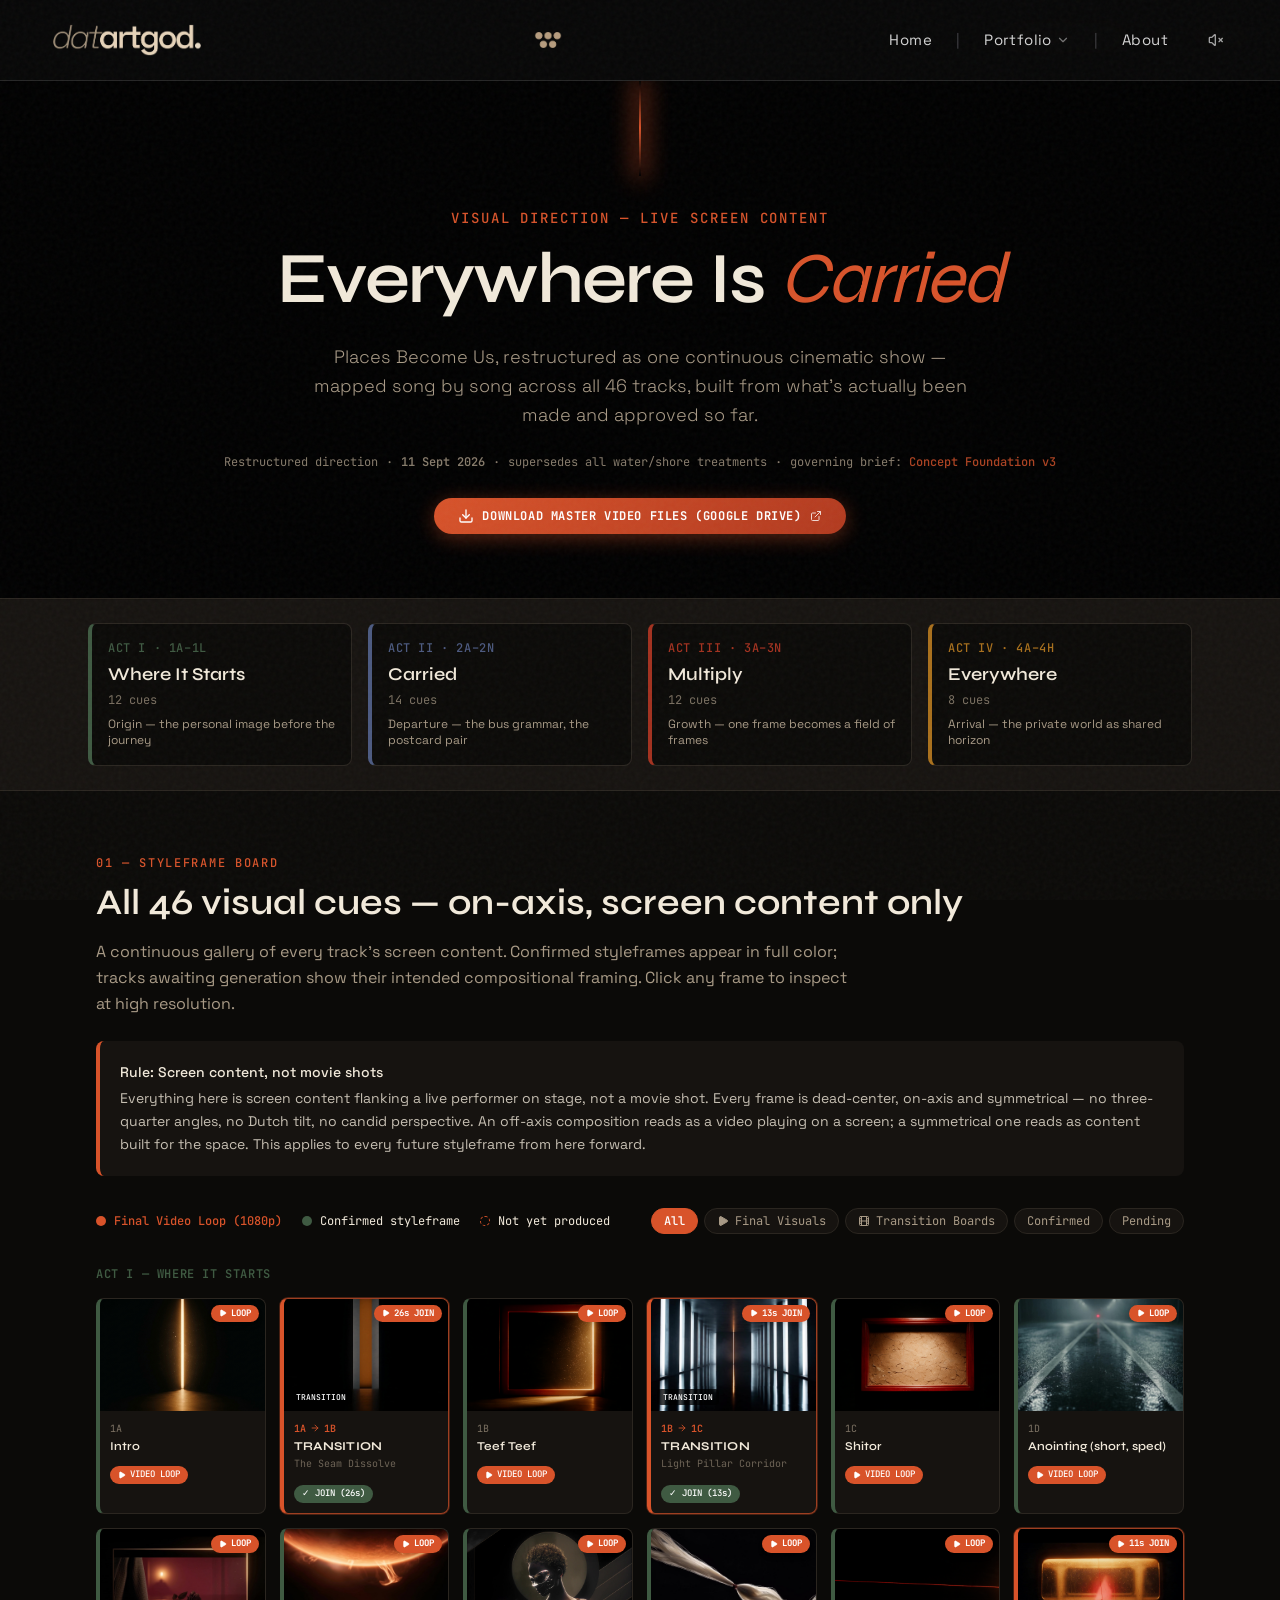
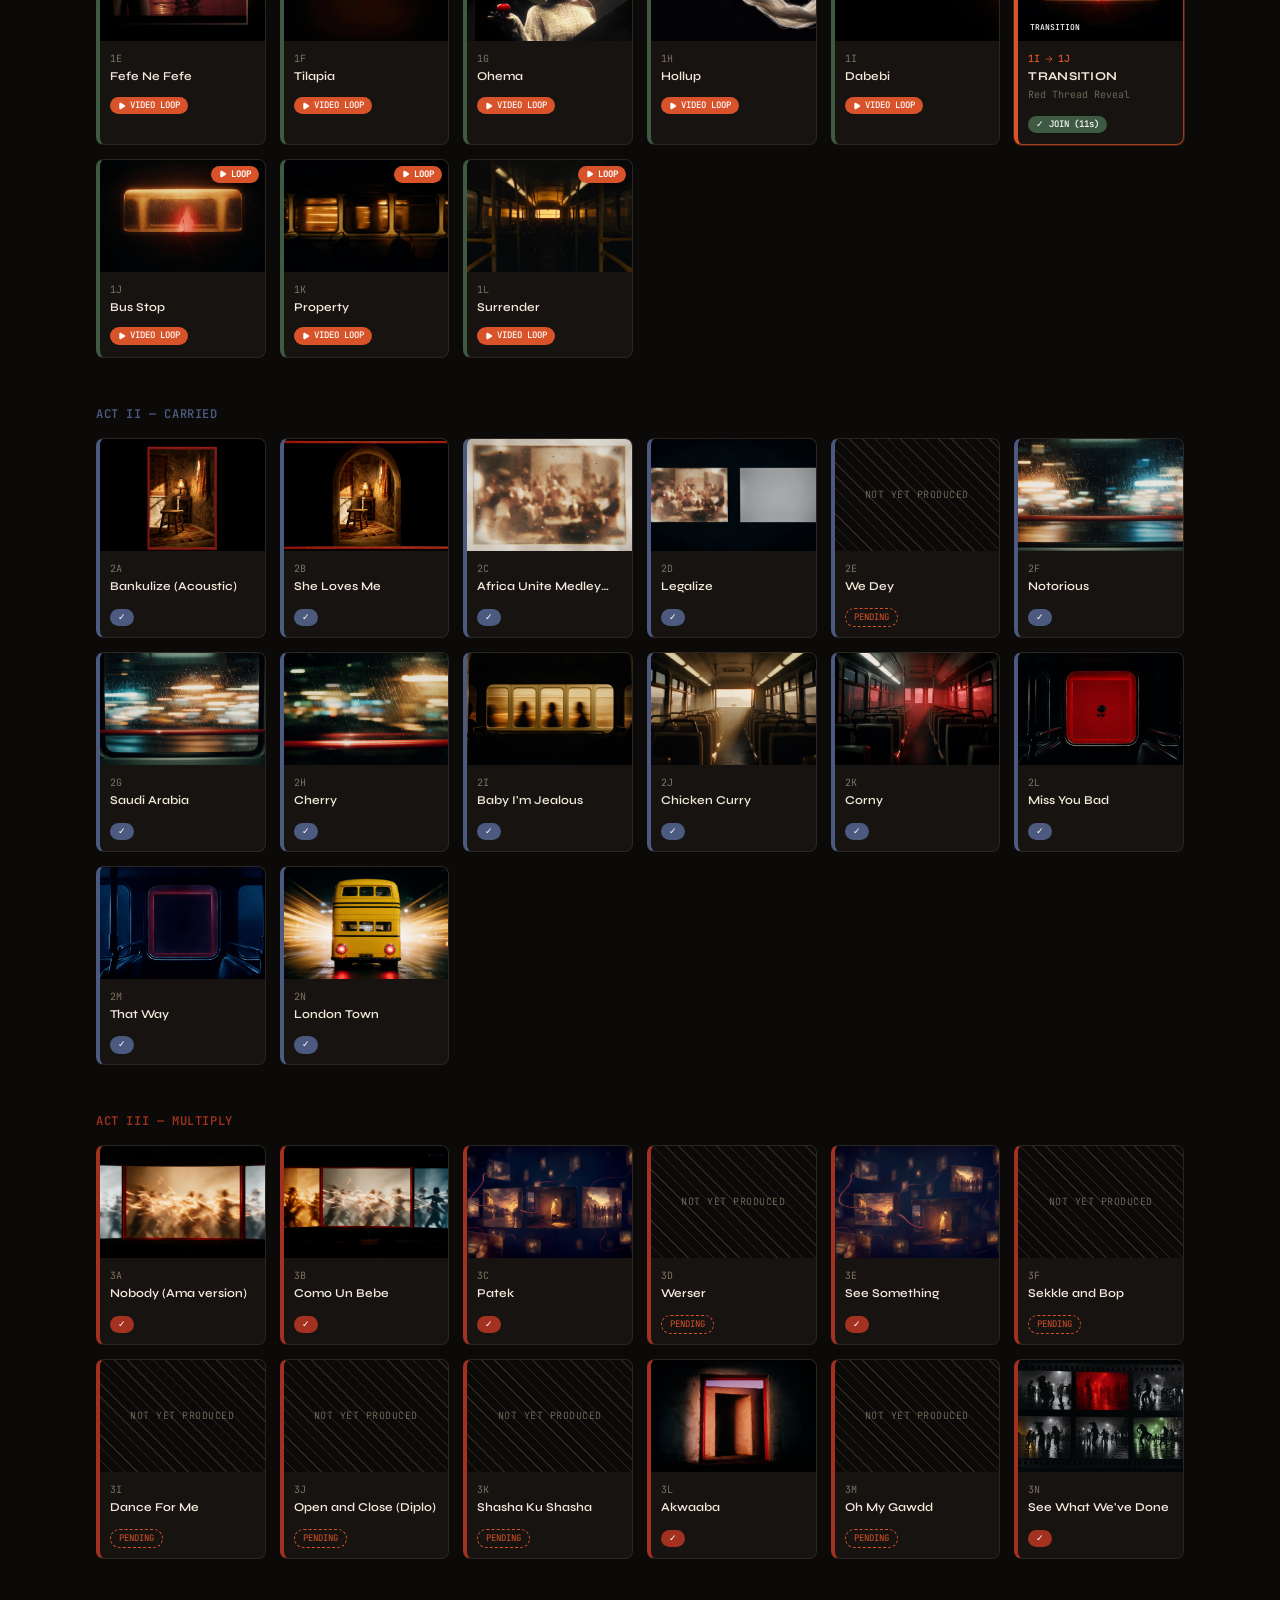
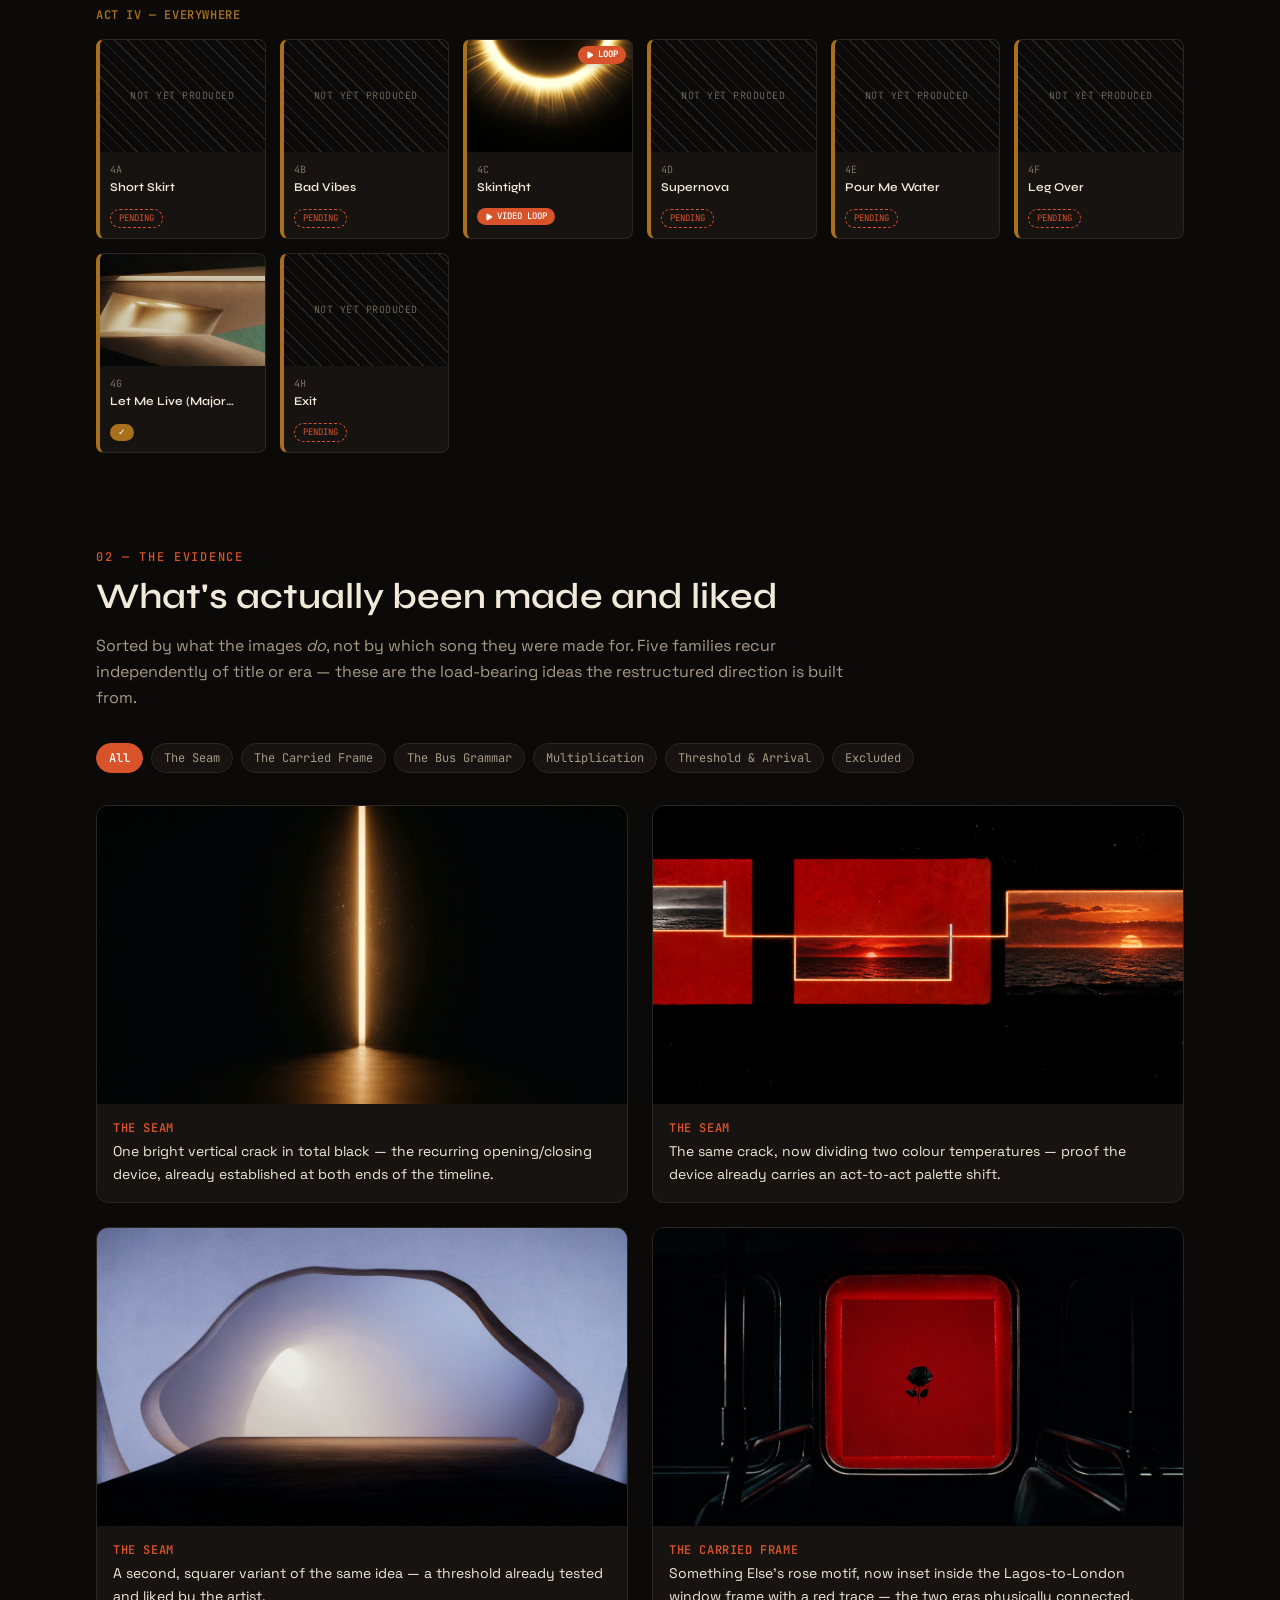
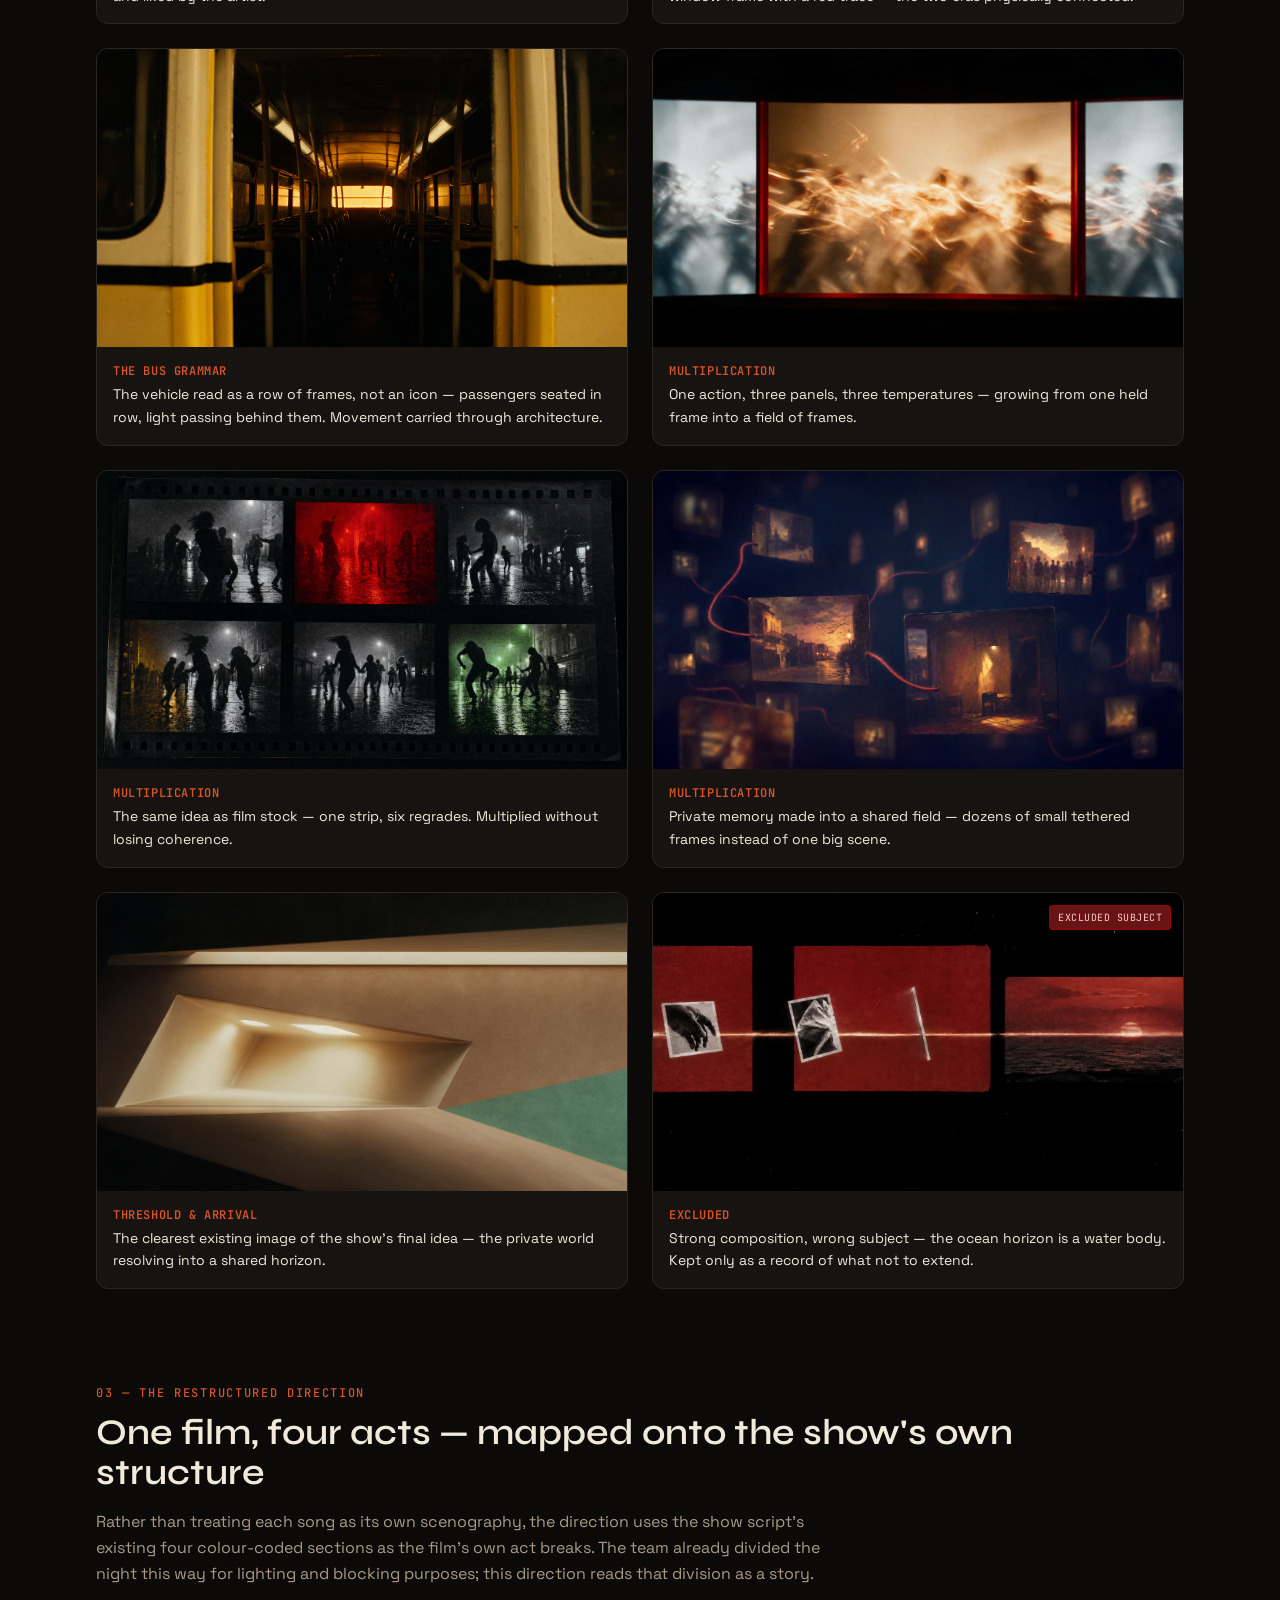
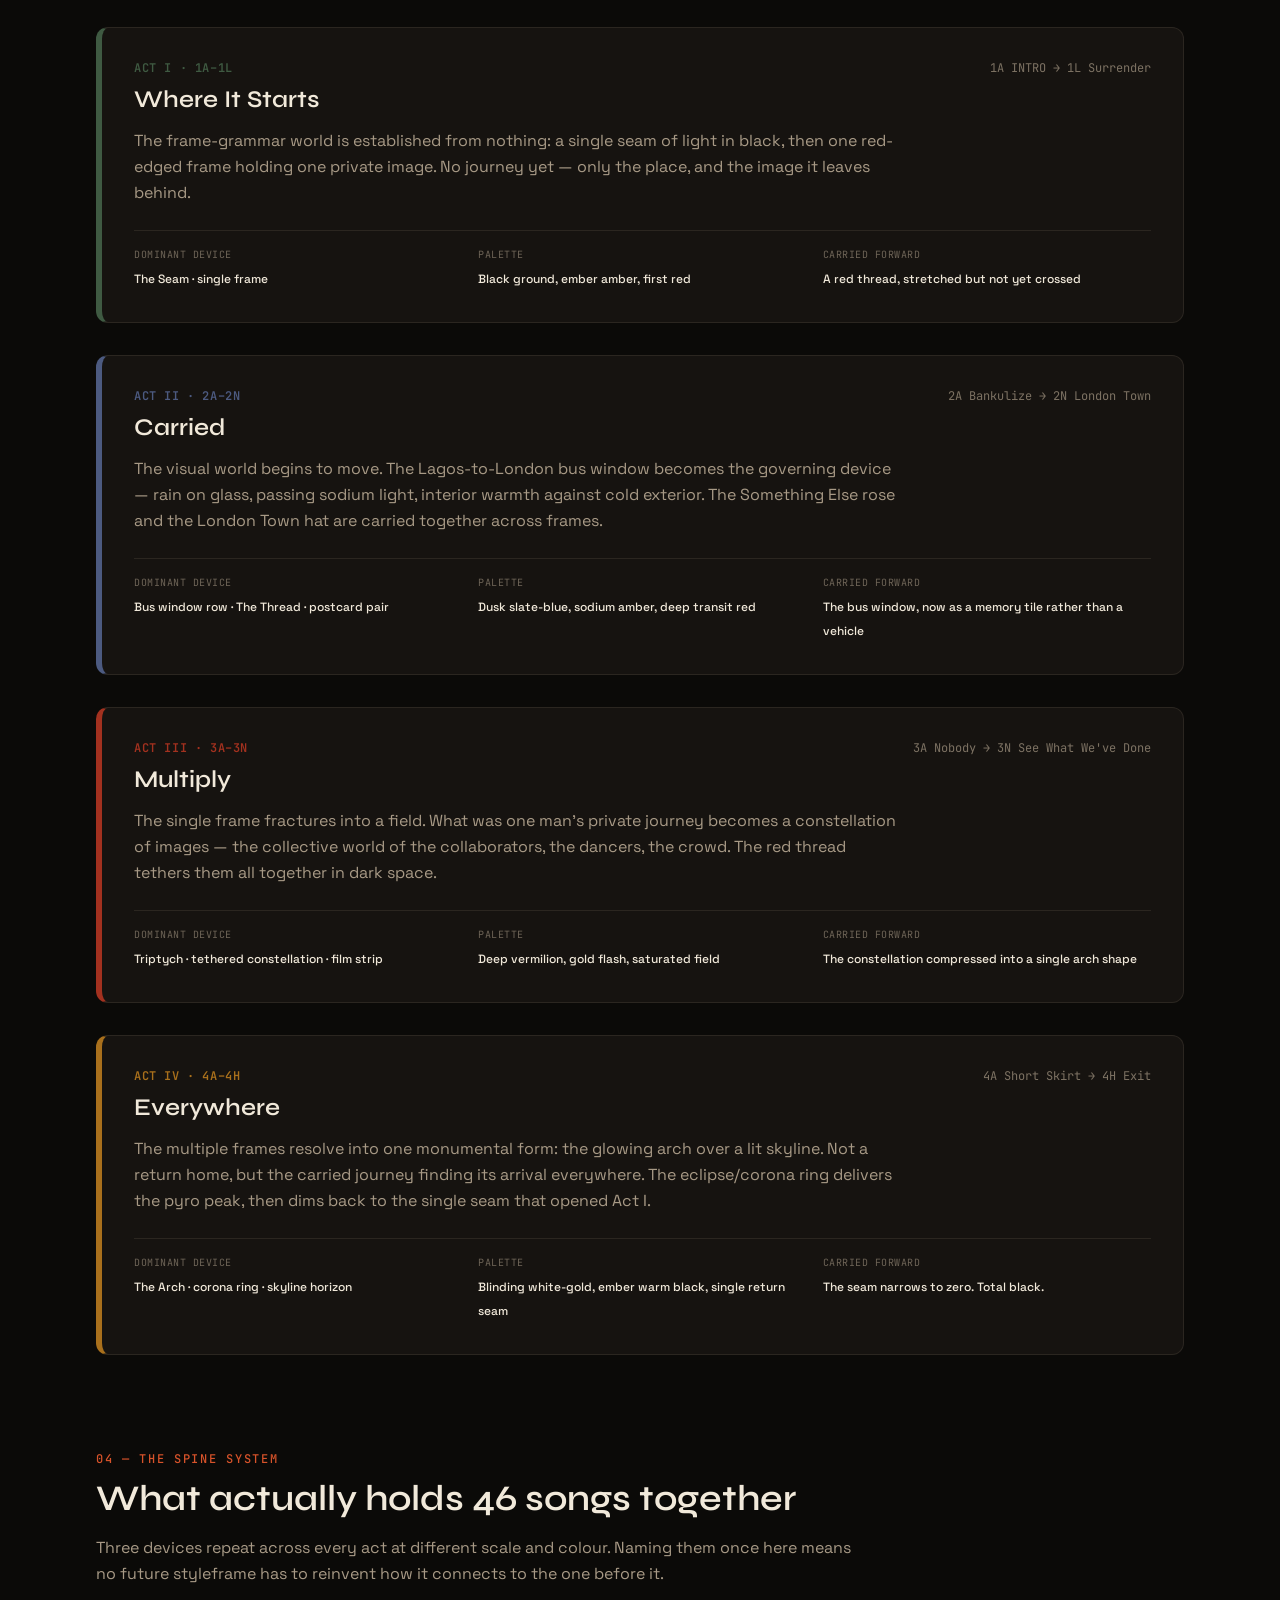
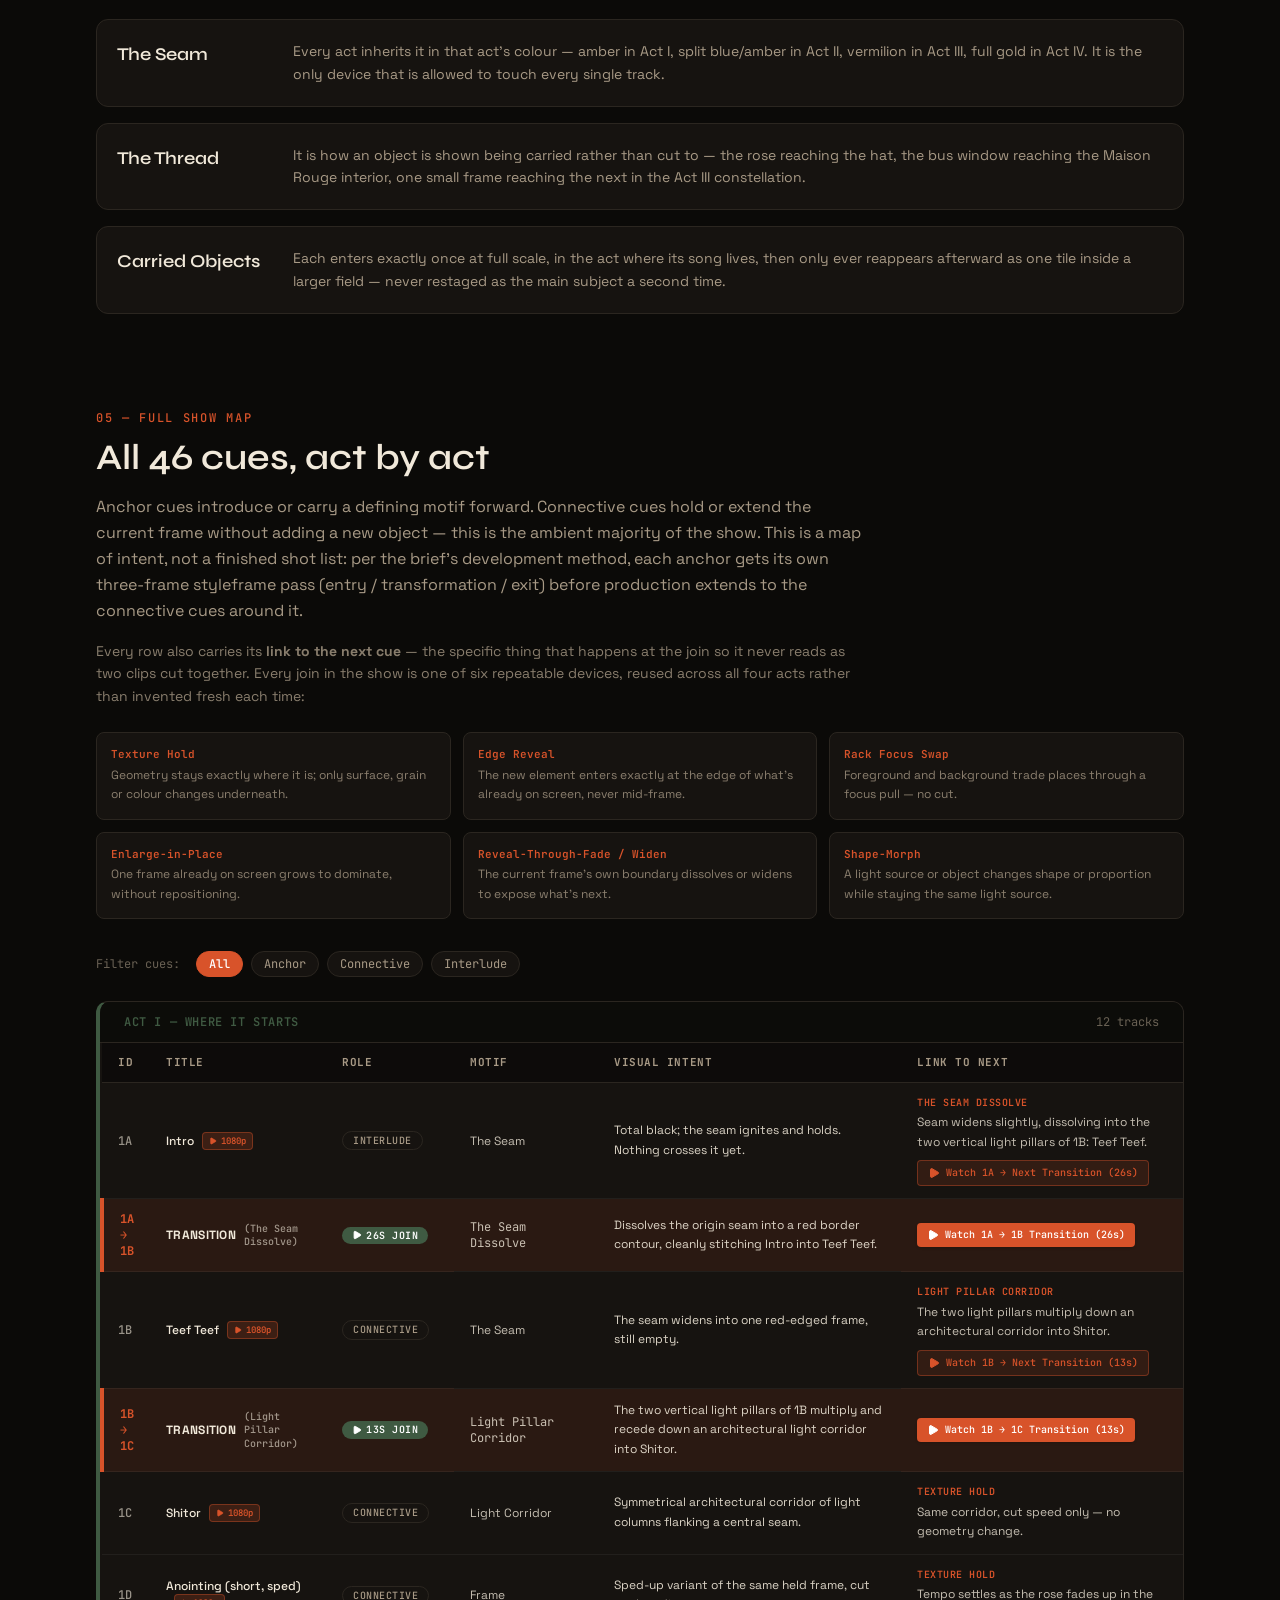
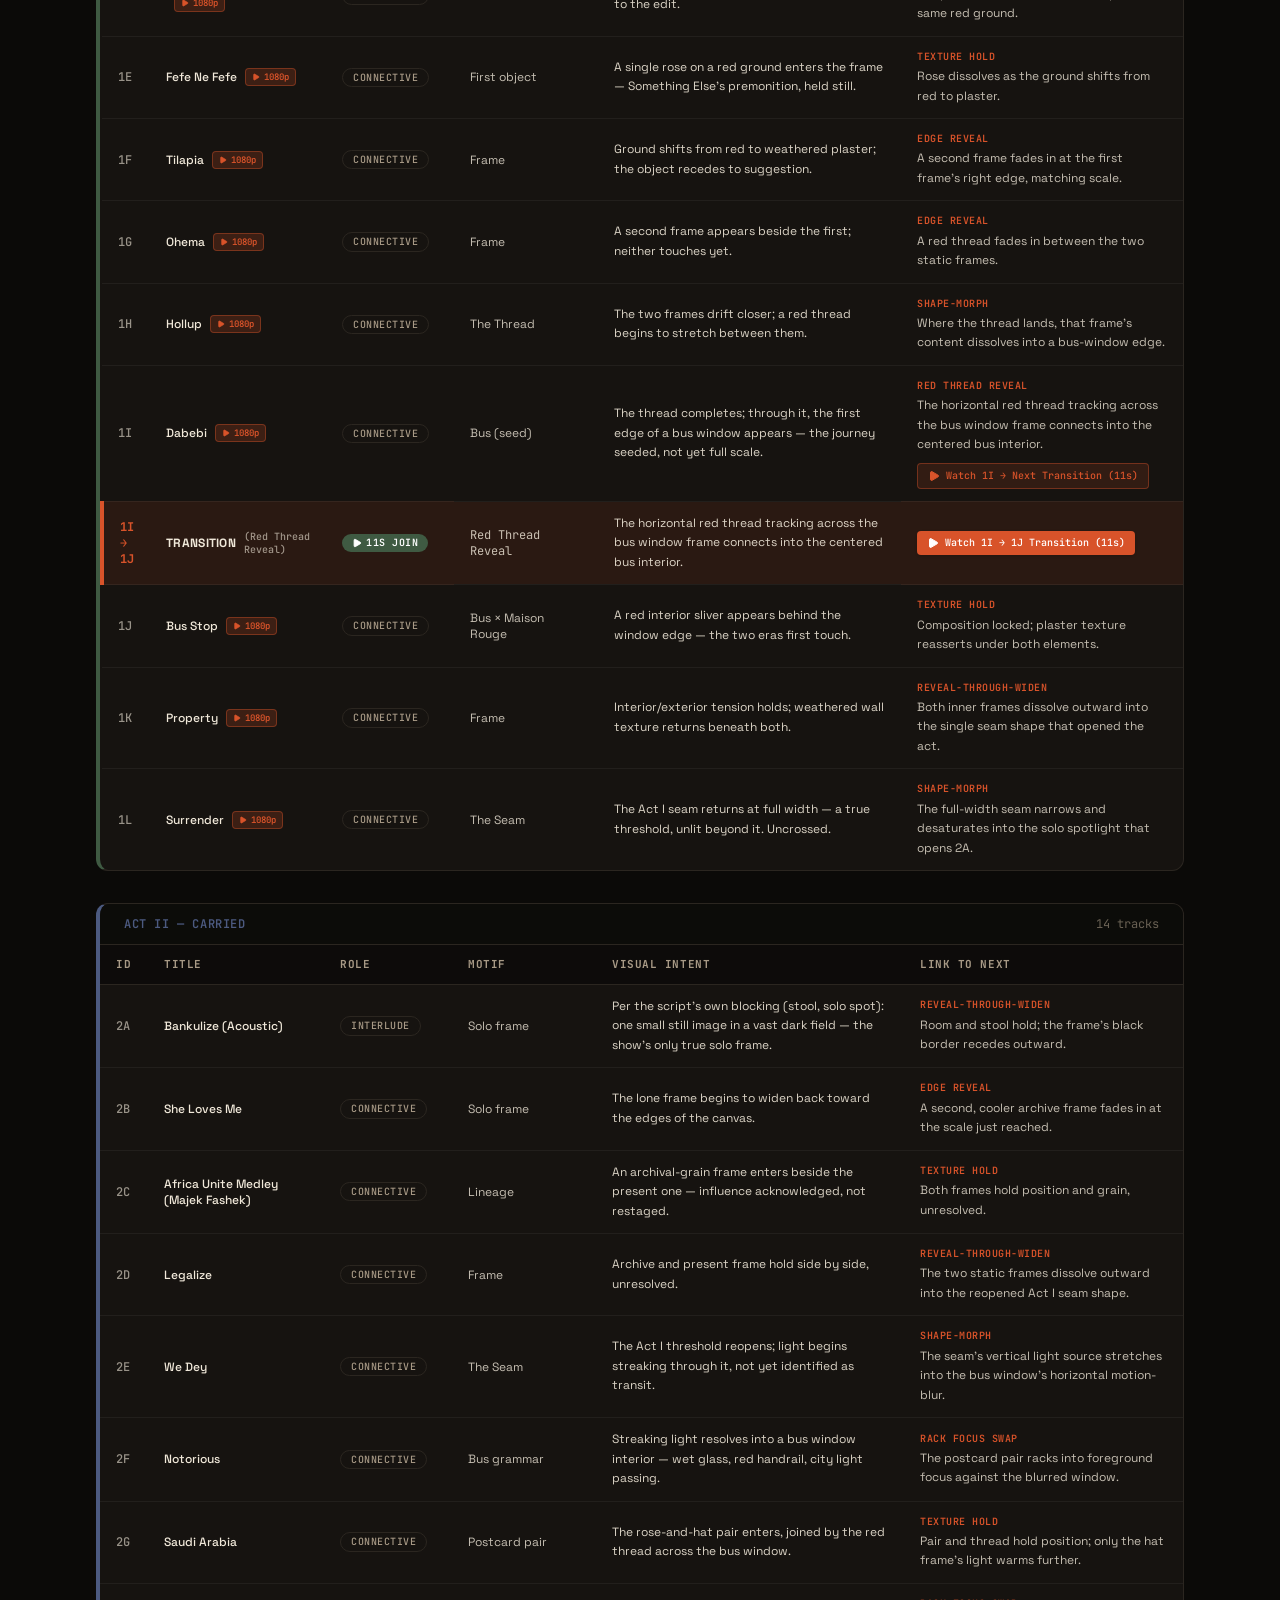
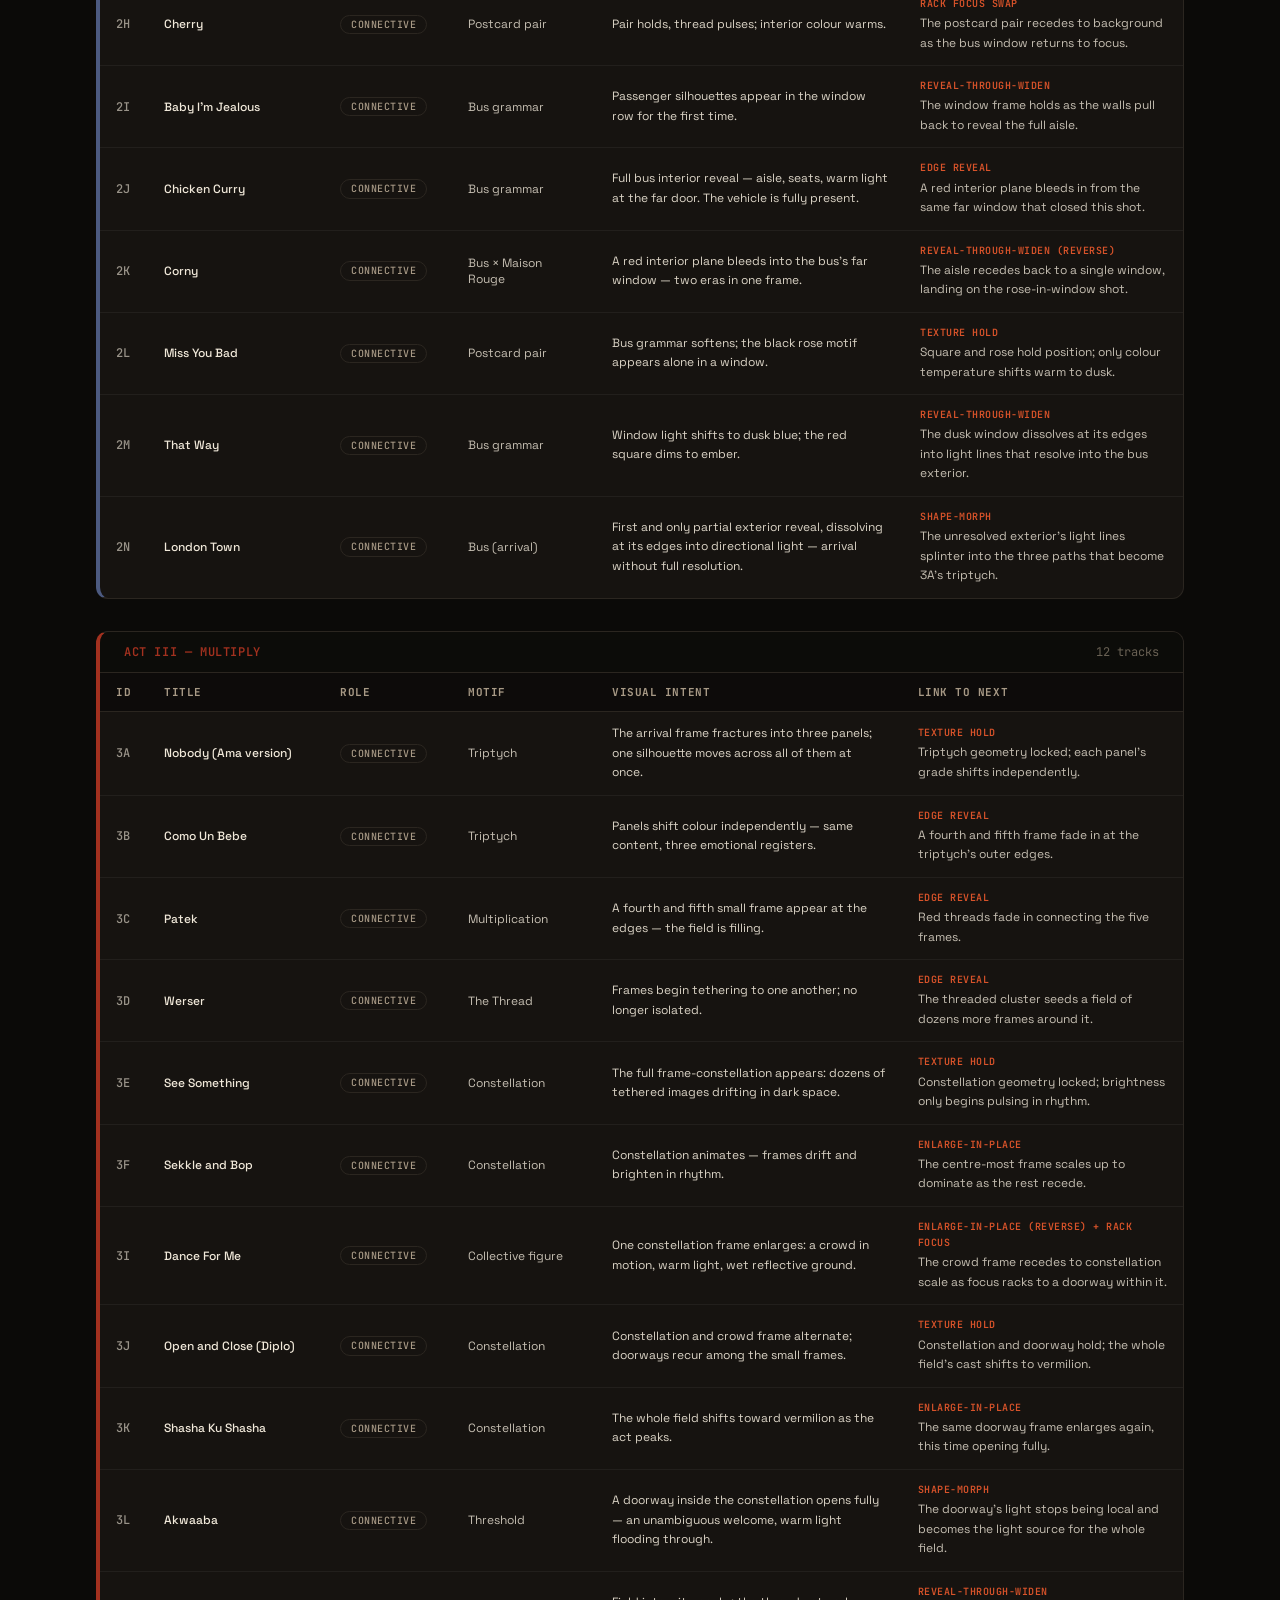
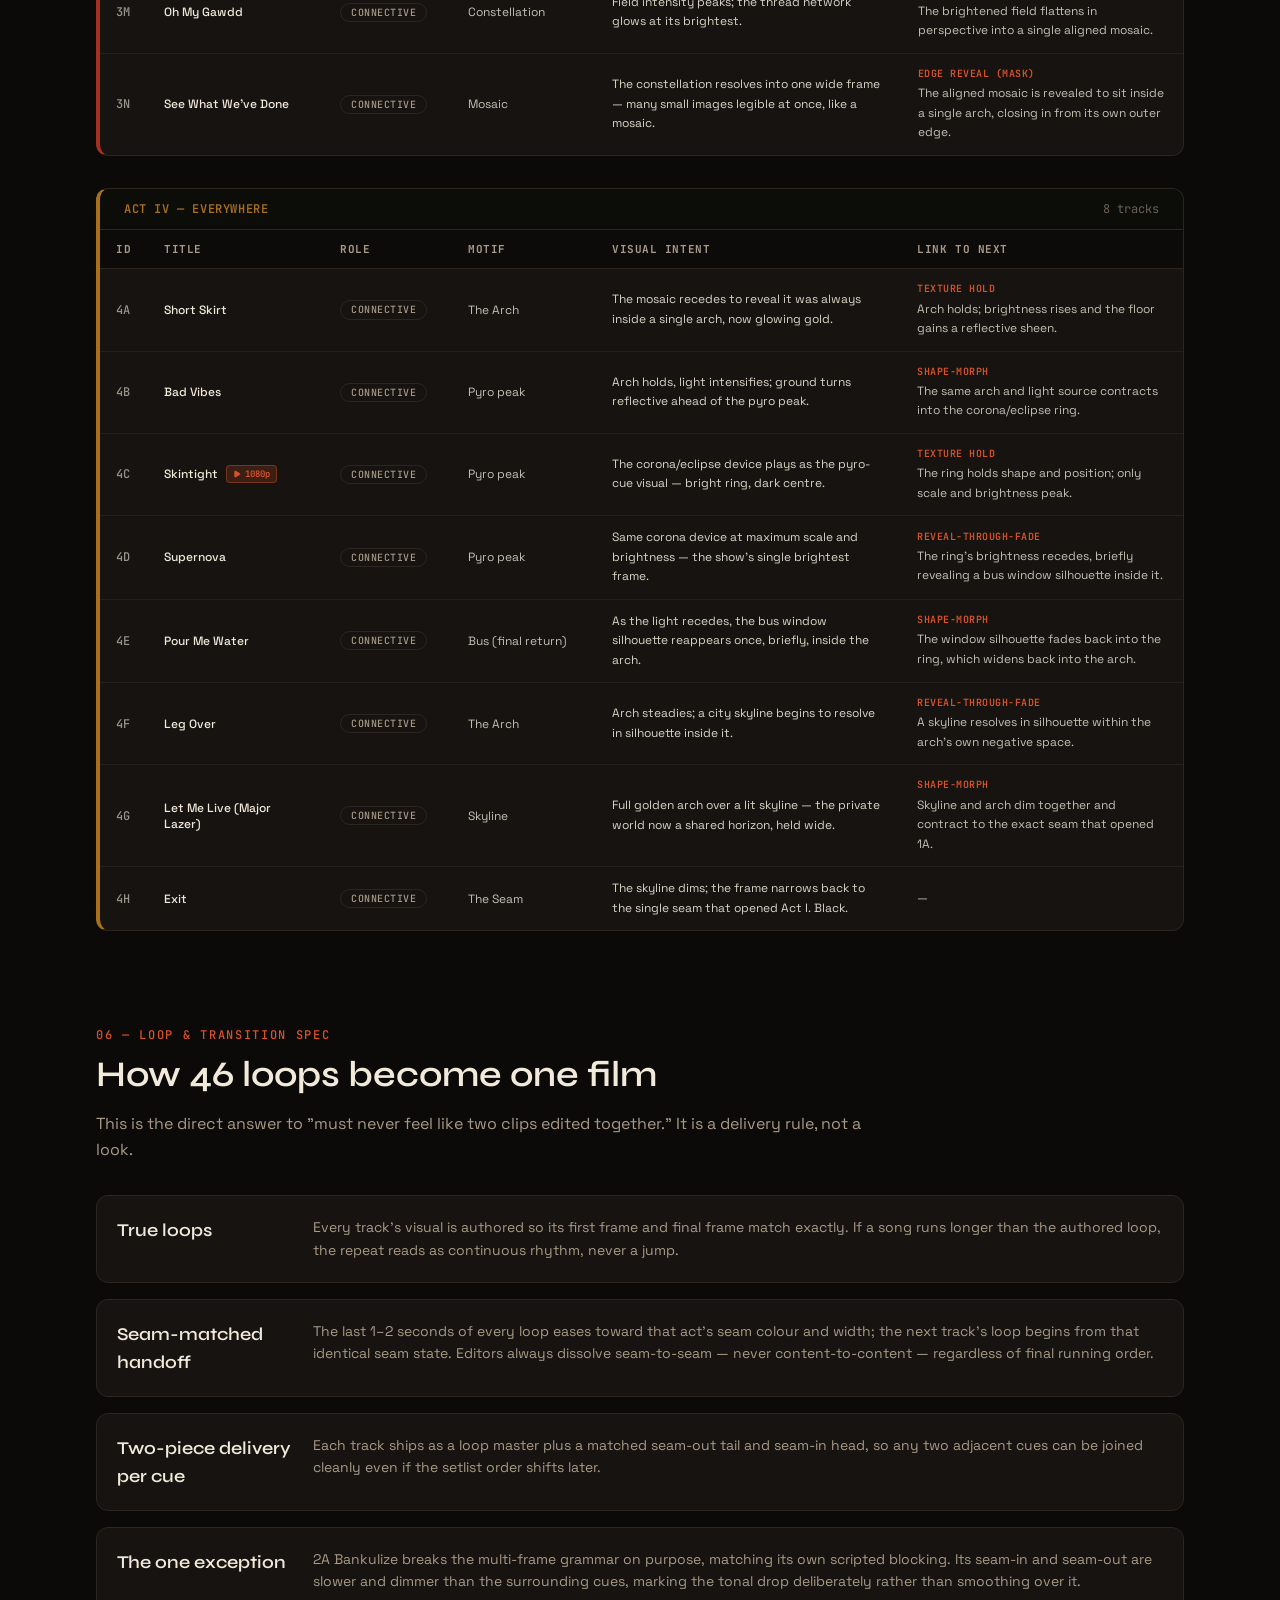
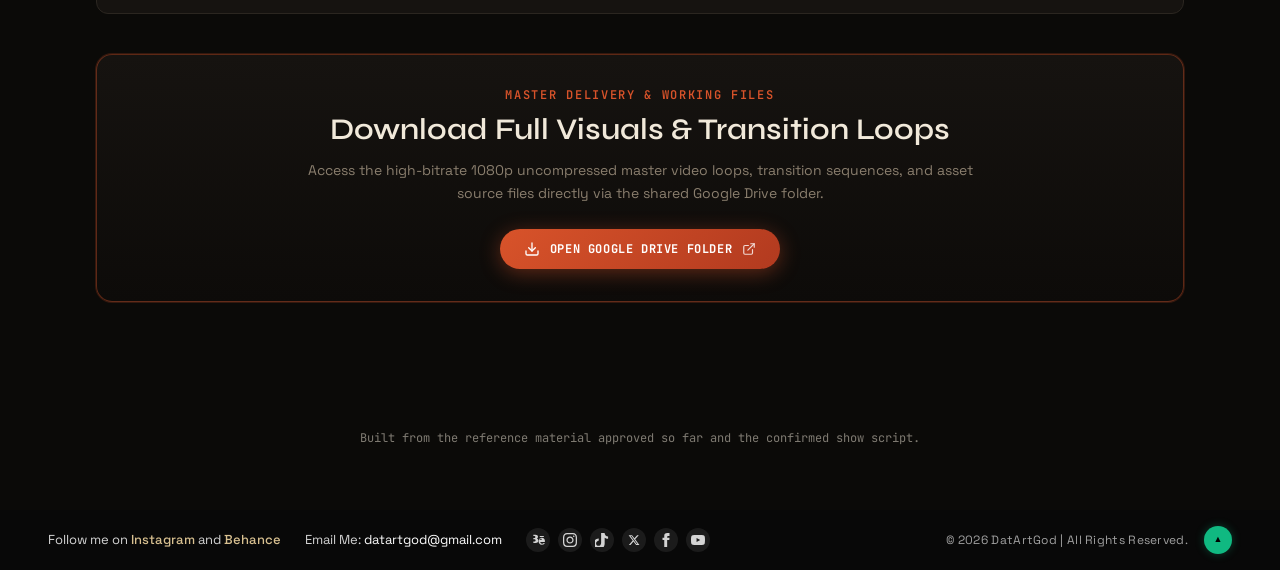
<file: index.html>
<!DOCTYPE html>
<html lang="en" class="dark scroll-smooth">
  <head>
    <meta charset="UTF-8" />
    <meta name="viewport" content="width=device-width, initial-scale=1.0" />
    <title>DatArtGod | Official Website</title>
    <meta name="description" content="Experience the official website of Ohemeng Oware Jr, also renowned as DatArtGod. Immerse yourself in his unique universe and uncover a wide-ranging collection of digital art forms expertly created through his creative mastery." />
    <meta name="referrer" content="no-referrer" />
    
    <!-- Open Graph / Meta -->
    <meta property="og:type" content="website" />
    <meta property="og:title" content="DatArtGod | Official Website" />
    <meta property="og:description" content="Experience the official website of Ohemeng Oware Jr, also renowned as DatArtGod. Creative director and dynamic visual artist from Accra, Ghana." />
    <meta property="og:image" content="./datartgod_2.png" />
    <meta name="theme-color" content="#080808" />

    <!-- Favicon -->
    <link rel="icon" type="image/png" href="./dots.png" />

    <!-- Google Fonts: Space Grotesk + Syne + JetBrains Mono -->
    <link rel="preconnect" href="https://fonts.googleapis.com">
    <link rel="preconnect" href="https://fonts.gstatic.com" crossorigin>
    <link href="https://fonts.googleapis.com/css2?family=JetBrains+Mono:wght@300;400;500&family=Space+Grotesk:wght@300;400;500;600;700&family=Syne:wght@400;500;600;700;800&display=swap" rel="stylesheet">
    <script type="module" crossorigin src="./assets/index-BRos88yy.js"></script>
    <link rel="stylesheet" crossorigin href="./assets/index-DLve1ByQ.css">
  </head>
  <body class="bg-[#080808] text-[#f8fafc] selection:bg-white selection:text-black antialiased overflow-x-hidden">
    <div id="root"></div>
  </body>
</html>
</file>
